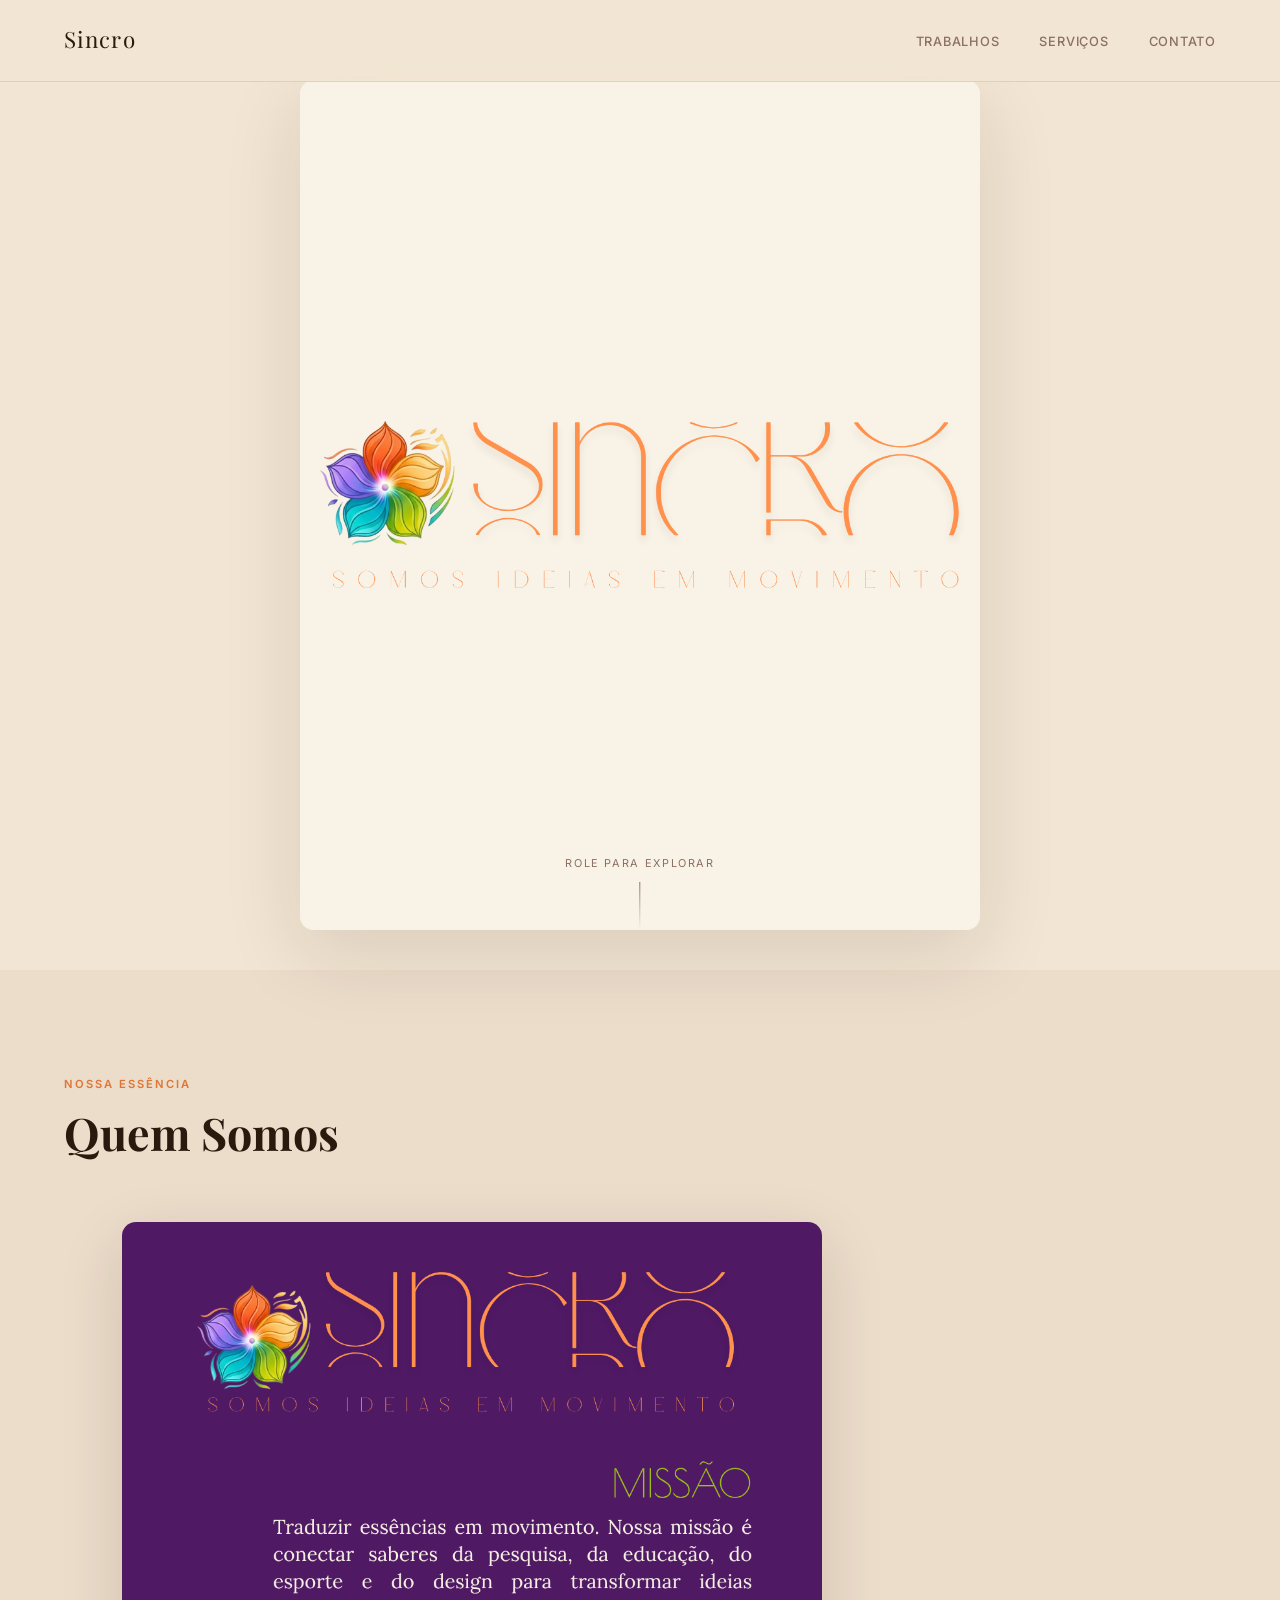
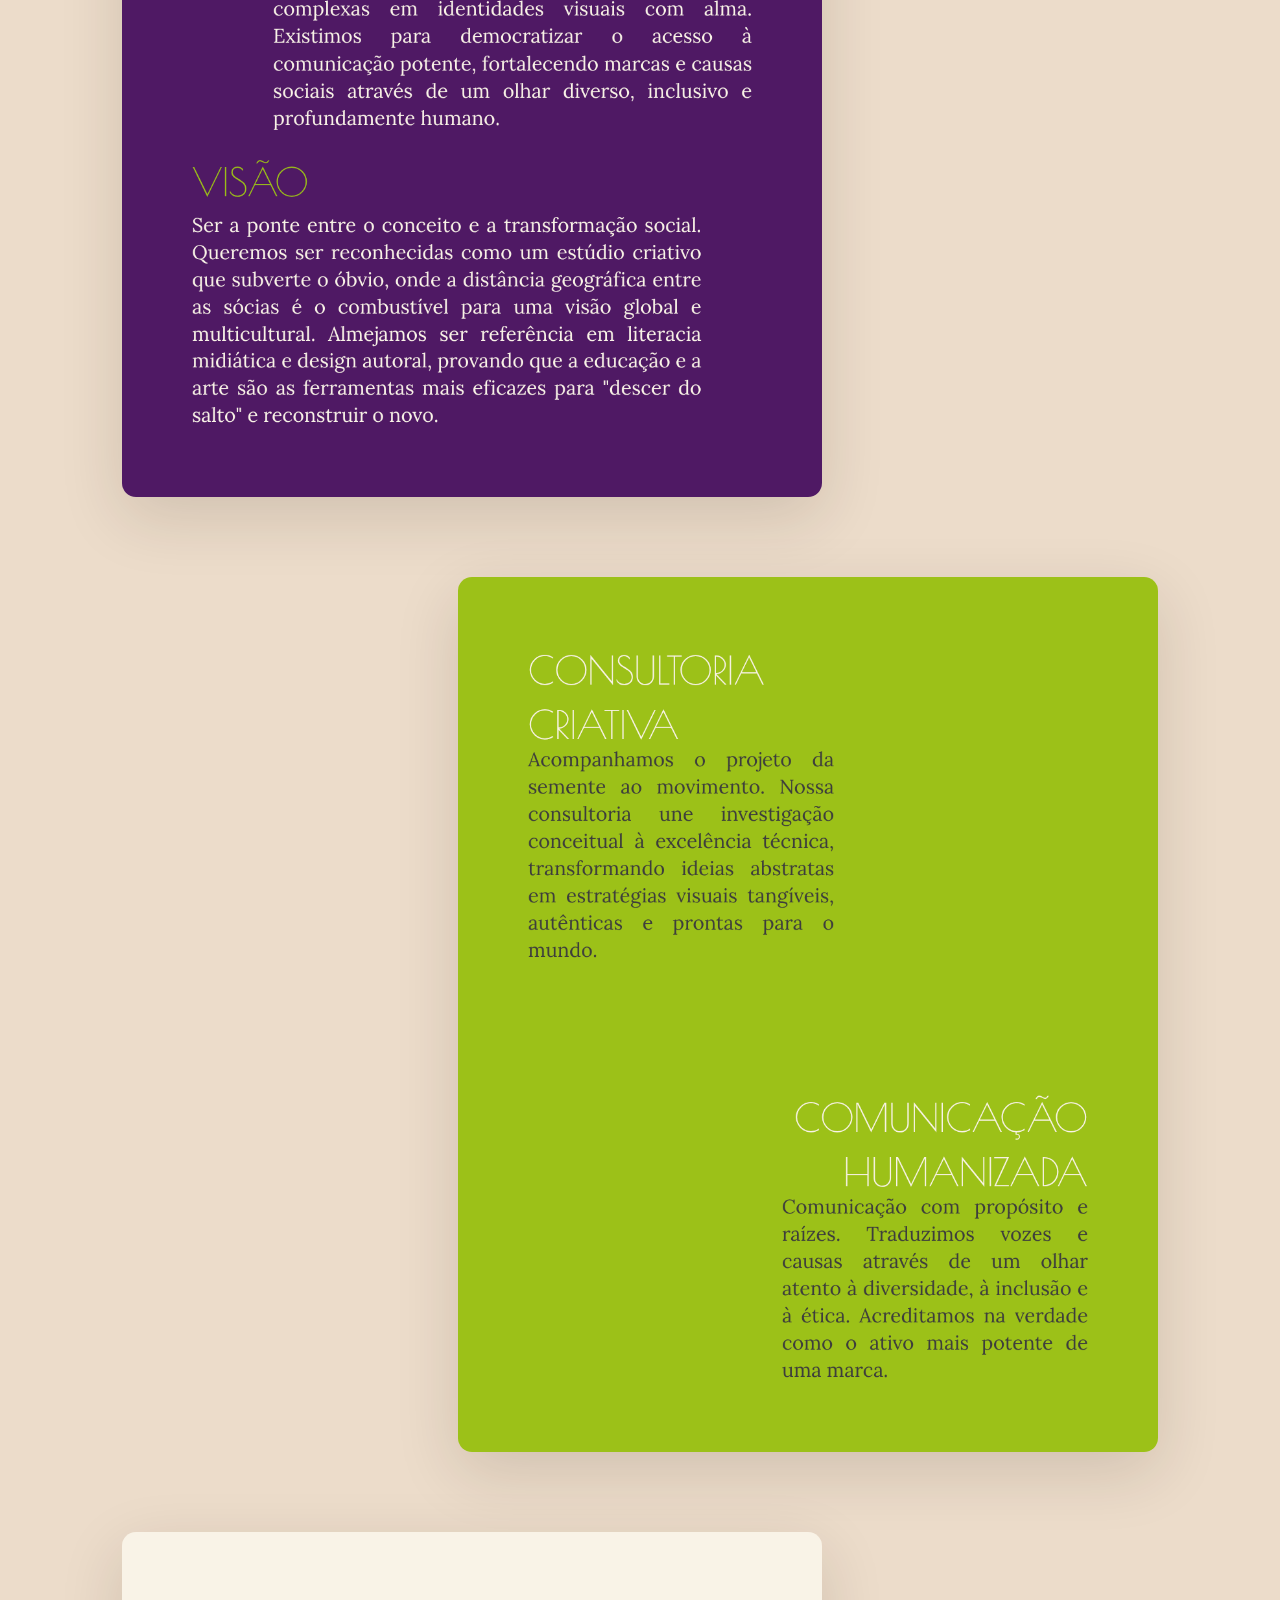
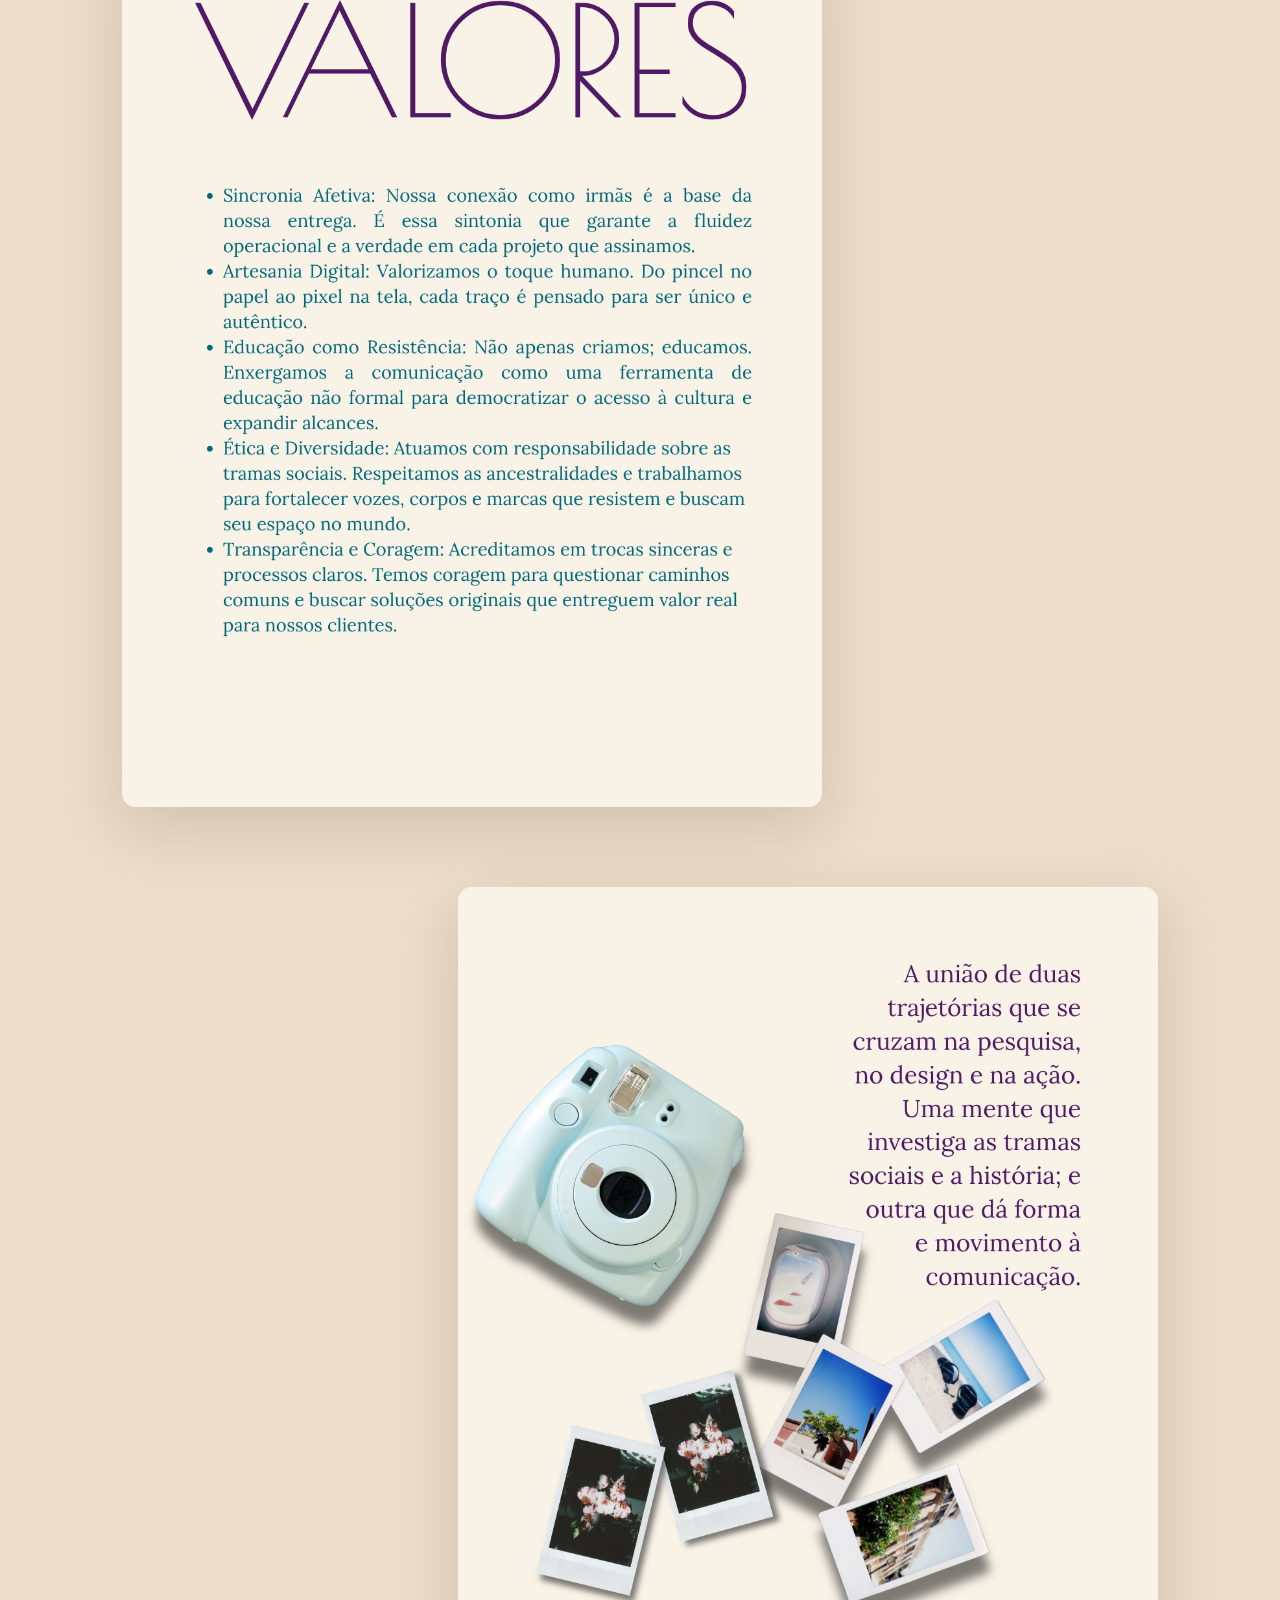
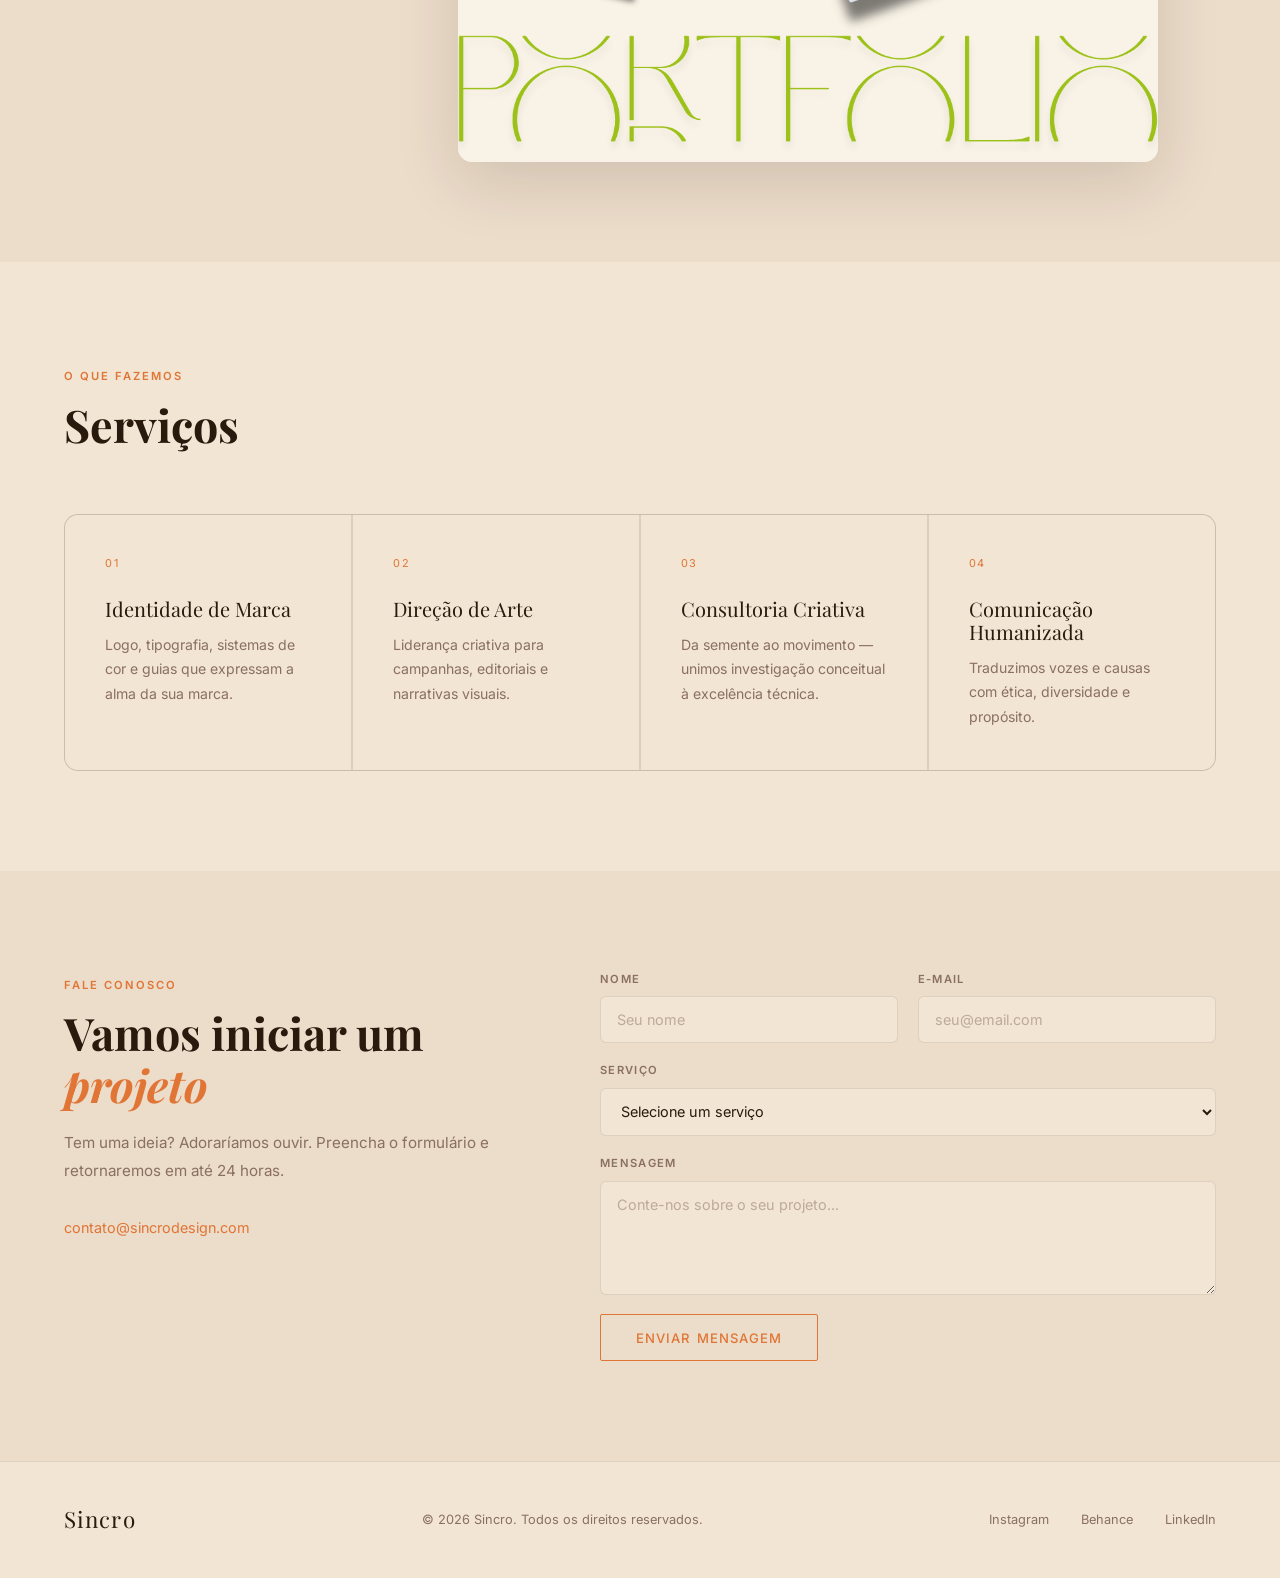
<file: index.html>
<!DOCTYPE html>
<html lang="pt-BR">
<head>
  <meta charset="UTF-8" />
  <meta name="viewport" content="width=device-width, initial-scale=1.0" />
  <title>Sincro — Somos Ideias em Movimento</title>
  <link rel="stylesheet" href="styles.css" />
  <link href="https://fonts.googleapis.com/css2?family=Inter:wght@300;400;500;600&family=Playfair+Display:ital,wght@0,400;0,700;1,400&display=swap" rel="stylesheet" />
</head>
<body>

  <!-- NAV -->
  <nav>
    <a class="logo" href="#">Sincro</a>
    <ul>
      <li><a href="#work">Trabalhos</a></li>
      <li><a href="#services">Serviços</a></li>
      <li><a href="#contact">Contato</a></li>
    </ul>
    <button class="menu-toggle" aria-label="Abrir menu">
      <span></span><span></span><span></span>
    </button>
  </nav>

  <!-- HERO -->
  <header id="hero">
    <div class="hero-image-wrap">
      <img src="4.png" alt="Sincro — Somos Ideias em Movimento" />
    </div>
    <div class="hero-scroll-hint">
      <span>Role para explorar</span>
      <div class="scroll-line"></div>
    </div>
  </header>

  <!-- IDENTITY PANELS -->
  <section id="work">
    <div class="section-header">
      <span class="label">Nossa Essência</span>
      <h2>Quem Somos</h2>
    </div>

    <div class="work-panel">
      <div class="work-panel-image">
        <div class="panel-label">Missão &amp; Visão</div>
        <img src="8.png" alt="Missão e Visão" />
      </div>
    </div>

    <div class="work-panel reverse">
      <div class="work-panel-image">
        <div class="panel-label">O Que Oferecemos</div>
        <img src="9.png" alt="Consultoria Criativa e Comunicação Humanizada" />
      </div>
    </div>

    <div class="work-panel">
      <div class="work-panel-image">
        <div class="panel-label">Nossos Valores</div>
        <img src="10.png" alt="Valores" />
      </div>
    </div>

    <div class="work-panel reverse">
      <div class="work-panel-image">
        <div class="panel-label">Portfólio</div>
        <img src="11.png" alt="Portfólio" />
      </div>
    </div>
  </section>

  <!-- SERVICES -->
  <section id="services">
    <div class="section-header">
      <span class="label">O Que Fazemos</span>
      <h2>Serviços</h2>
    </div>
    <div class="services-grid">
      <div class="service-card">
        <span class="service-num">01</span>
        <h3>Identidade de Marca</h3>
        <p>Logo, tipografia, sistemas de cor e guias que expressam a alma da sua marca.</p>
      </div>
      <div class="service-card">
        <span class="service-num">02</span>
        <h3>Direção de Arte</h3>
        <p>Liderança criativa para campanhas, editoriais e narrativas visuais.</p>
      </div>
      <div class="service-card">
        <span class="service-num">03</span>
        <h3>Consultoria Criativa</h3>
        <p>Da semente ao movimento — unimos investigação conceitual à excelência técnica.</p>
      </div>
      <div class="service-card">
        <span class="service-num">04</span>
        <h3>Comunicação Humanizada</h3>
        <p>Traduzimos vozes e causas com ética, diversidade e propósito.</p>
      </div>
    </div>
  </section>

  <!-- CONTACT -->
  <section id="contact">
    <div class="contact-inner">
      <div class="contact-text">
        <span class="label">Fale Conosco</span>
        <h2>Vamos iniciar um<br /><em>projeto</em></h2>
        <p>Tem uma ideia? Adoraríamos ouvir. Preencha o formulário e retornaremos em até 24 horas.</p>
        <div class="contact-details">
          <a id="contact-email" data-user="contato" data-domain="sincrodesign.com" href="#contato">contato [arroba] sincrodesign.com</a>
        </div>
      </div>
      <form class="contact-form" action="https://formsubmit.co/dfa77a78676f229bf61e44a5619e365a" method="POST">
        <input type="hidden" name="_subject" value="Nova solicitação de projeto — Sincro" />
        <input type="hidden" name="_next" value="https://sincrodesign.com/thanks.html" />
        <input type="hidden" name="_template" value="table" />
        <input type="text" name="_honey" style="display:none" />

        <div class="form-row">
          <div class="form-group">
            <label for="name">Nome</label>
            <input type="text" id="name" name="name" placeholder="Seu nome" required />
          </div>
          <div class="form-group">
            <label for="email">E-mail</label>
            <input type="email" id="email" name="email" placeholder="seu@email.com" required />
          </div>
        </div>
        <div class="form-group">
          <label for="service">Serviço</label>
          <select id="service" name="service">
            <option value="" disabled selected>Selecione um serviço</option>
            <option value="Identidade de Marca">Identidade de Marca</option>
            <option value="Direção de Arte">Direção de Arte</option>
            <option value="Consultoria Criativa">Consultoria Criativa</option>
            <option value="Comunicação Humanizada">Comunicação Humanizada</option>
            <option value="Outro">Outro</option>
          </select>
        </div>
        <div class="form-group">
          <label for="message">Mensagem</label>
          <textarea id="message" name="message" rows="5" placeholder="Conte-nos sobre o seu projeto..." required></textarea>
        </div>
        <button type="submit" class="btn btn-submit">Enviar Mensagem</button>
      </form>
    </div>
  </section>

  <!-- FOOTER -->
  <footer>
    <div class="footer-inner">
      <span class="logo">Sincro</span>
      <p>&copy; 2026 Sincro. Todos os direitos reservados.</p>
      <div class="footer-links">
        <a href="#">Instagram</a>
        <a href="#">Behance</a>
        <a href="#">LinkedIn</a>
      </div>
    </div>
  </footer>

  <script src="script.js"></script>
</body>
</html>
</file>
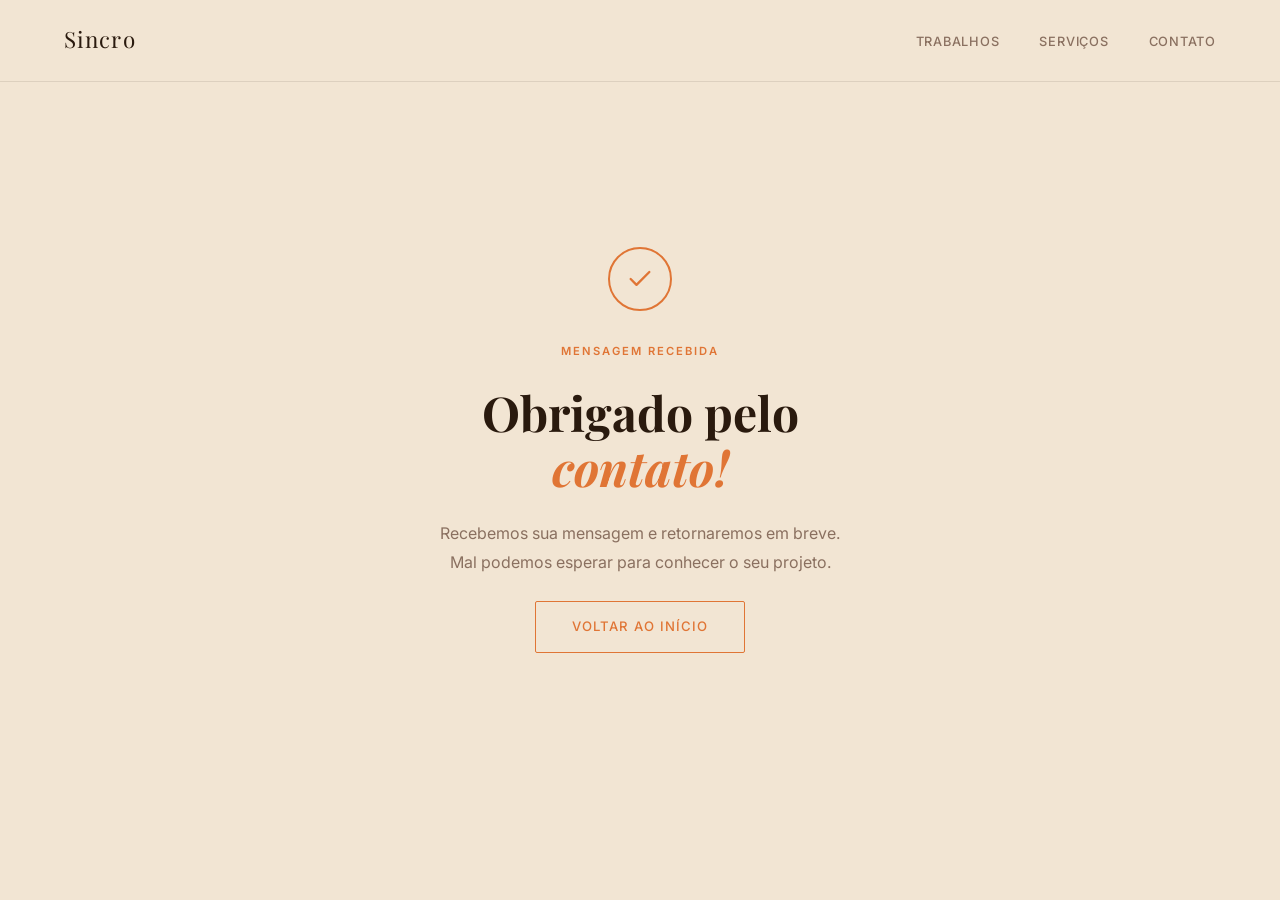
<file: thanks.html>
<!DOCTYPE html>
<html lang="pt-BR">
<head>
  <meta charset="UTF-8" />
  <meta name="viewport" content="width=device-width, initial-scale=1.0" />
  <title>Mensagem Enviada — Sincro</title>
  <link rel="stylesheet" href="styles.css" />
  <link href="https://fonts.googleapis.com/css2?family=Inter:wght@300;400;500;600&family=Playfair+Display:ital,wght@0,400;0,700;1,400&display=swap" rel="stylesheet" />
  <style>
    body {
      display: flex;
      flex-direction: column;
      min-height: 100vh;
    }
    .thanks-wrap {
      flex: 1;
      display: flex;
      flex-direction: column;
      align-items: center;
      justify-content: center;
      text-align: center;
      padding: 5%;
      gap: 1.5rem;
    }
    .thanks-icon {
      width: 64px;
      height: 64px;
      border-radius: 50%;
      border: 2px solid var(--accent);
      display: flex;
      align-items: center;
      justify-content: center;
      margin-bottom: 0.5rem;
    }
    .thanks-icon svg {
      width: 28px;
      height: 28px;
      stroke: var(--accent);
      fill: none;
      stroke-width: 2;
      stroke-linecap: round;
      stroke-linejoin: round;
    }
    .thanks-wrap .label { margin-bottom: 0; }
    .thanks-wrap h1 { font-size: clamp(2rem, 4vw, 3rem); }
    .thanks-wrap p { color: var(--muted); max-width: 420px; line-height: 1.8; }
  </style>
</head>
<body>

  <nav>
    <a class="logo" href="index.html">Sincro</a>
    <ul>
      <li><a href="index.html#work">Trabalhos</a></li>
      <li><a href="index.html#services">Serviços</a></li>
      <li><a href="index.html#contact">Contato</a></li>
    </ul>
    <button class="menu-toggle" aria-label="Abrir menu">
      <span></span><span></span><span></span>
    </button>
  </nav>

  <main class="thanks-wrap">
    <div class="thanks-icon">
      <svg viewBox="0 0 24 24"><polyline points="20 6 9 17 4 12"/></svg>
    </div>
    <span class="label">Mensagem recebida</span>
    <h1>Obrigado pelo<br /><em>contato!</em></h1>
    <p>Recebemos sua mensagem e retornaremos em breve. Mal podemos esperar para conhecer o seu projeto.</p>
    <a href="index.html" class="btn">Voltar ao Início</a>
  </main>

  <script>
    const toggle = document.querySelector('.menu-toggle');
    const navUl = document.querySelector('nav ul');
    toggle.addEventListener('click', () => navUl.classList.toggle('open'));
  </script>
</body>
</html>
</file>
<file: styles.css>
/* ─── Reset & Base ─────────────────────────────────────────── */
*, *::before, *::after { box-sizing: border-box; margin: 0; padding: 0; }

:root {
  --bg:      #f2e5d3;   /* dominant cream from 4.png */
  --bg2:     #ecdcca;   /* slightly deeper cream */
  --accent:  #e07535;   /* orange from the Sincko logo */
  --text:    #2a1a0e;   /* dark warm brown */
  --muted:   #8a7060;   /* warm muted tone */
  --border:  rgba(42, 26, 14, 0.1);
  --radius:  14px;
  --transition: 0.4s cubic-bezier(0.25, 0.46, 0.45, 0.94);
}

html { scroll-behavior: smooth; }

body {
  font-family: 'Inter', sans-serif;
  background: var(--bg);
  color: var(--text);
  line-height: 1.6;
  overflow-x: hidden;
}

img { display: block; width: 100%; height: 100%; object-fit: cover; }

h1, h2, h3 { font-family: 'Playfair Display', serif; line-height: 1.15; }
h1 { font-size: clamp(2.4rem, 5vw, 4.5rem); }
h2 { font-size: clamp(1.8rem, 3.5vw, 3rem); }
h3 { font-size: 1.25rem; font-weight: 400; }
em { color: var(--accent); font-style: italic; }

a { color: inherit; text-decoration: none; }

.label {
  display: inline-block;
  font-size: 0.7rem;
  font-weight: 600;
  letter-spacing: 0.18em;
  text-transform: uppercase;
  color: var(--accent);
  margin-bottom: 0.8rem;
}

.btn {
  display: inline-block;
  padding: 0.9rem 2.2rem;
  border: 1.5px solid var(--accent);
  color: var(--accent);
  font-size: 0.82rem;
  font-weight: 500;
  letter-spacing: 0.08em;
  text-transform: uppercase;
  transition: background var(--transition), color var(--transition);
  border-radius: 2px;
  background: transparent;
  cursor: pointer;
  font-family: 'Inter', sans-serif;
}
.btn:hover { background: var(--accent); color: #fff; }

/* ─── Nav ──────────────────────────────────────────────────── */
nav {
  position: fixed;
  top: 0; left: 0; right: 0;
  z-index: 100;
  display: flex;
  align-items: center;
  justify-content: space-between;
  padding: 1.4rem 5%;
  background: rgba(242, 229, 211, 0.88);
  backdrop-filter: blur(14px);
  border-bottom: 1px solid var(--border);
  transition: padding var(--transition);
}
nav.scrolled { padding: 1rem 5%; }

.logo {
  font-family: 'Playfair Display', serif;
  font-size: 1.4rem;
  letter-spacing: 0.05em;
  color: var(--text);
}

nav ul {
  display: flex;
  gap: 2.5rem;
  list-style: none;
}
nav ul a {
  font-size: 0.8rem;
  font-weight: 500;
  letter-spacing: 0.06em;
  text-transform: uppercase;
  color: var(--muted);
  transition: color 0.2s;
}
nav ul a:hover { color: var(--accent); }

.menu-toggle {
  display: none;
  flex-direction: column;
  gap: 5px;
  background: none;
  border: none;
  cursor: pointer;
  padding: 4px;
}
.menu-toggle span {
  display: block;
  width: 24px;
  height: 1.5px;
  background: var(--text);
  transition: var(--transition);
}

/* ─── Hero ─────────────────────────────────────────────────── */
#hero {
  min-height: 100vh;
  display: flex;
  flex-direction: column;
  align-items: center;
  justify-content: center;
  padding: 80px 5% 40px;
  position: relative;
}

.hero-image-wrap {
  width: 100%;
  max-width: 680px;
  aspect-ratio: 4 / 5;
  border-radius: var(--radius);
  overflow: hidden;
  box-shadow: 0 24px 80px rgba(42, 26, 14, 0.12);
}
.hero-image-wrap img {
  object-fit: contain;
  background: #f2e5d3;
}

.hero-scroll-hint {
  position: absolute;
  bottom: 2.5rem;
  left: 50%;
  transform: translateX(-50%);
  display: flex;
  flex-direction: column;
  align-items: center;
  gap: 0.6rem;
  color: var(--muted);
}
.hero-scroll-hint span {
  font-size: 0.68rem;
  letter-spacing: 0.15em;
  text-transform: uppercase;
}
.scroll-line {
  width: 1px;
  height: 48px;
  background: linear-gradient(to bottom, var(--muted), transparent);
  animation: scrollPulse 2s ease-in-out infinite;
}
@keyframes scrollPulse {
  0%, 100% { opacity: 0.4; transform: scaleY(1); }
  50%       { opacity: 1;   transform: scaleY(1.15); }
}

/* ─── Work panels ──────────────────────────────────────────── */
#work {
  padding: 100px 5%;
  background: var(--bg2);
}

.section-header { margin-bottom: 4rem; }

.work-panel {
  display: flex;
  justify-content: center;
  margin-bottom: 5rem;
}
.work-panel:last-child { margin-bottom: 0; }

.work-panel-image {
  width: 100%;
  max-width: 700px;
  aspect-ratio: 4 / 5;
  border-radius: var(--radius);
  overflow: hidden;
  box-shadow: 0 20px 64px rgba(42, 26, 14, 0.14);
  transition: transform var(--transition), box-shadow var(--transition);
}
.work-panel-image:hover {
  transform: translateY(-6px);
  box-shadow: 0 32px 80px rgba(42, 26, 14, 0.2);
}
.work-panel-image img {
  object-fit: contain;
  width: 100%;
  height: 100%;
}

.panel-label {
  position: absolute;
  top: -2rem;
  left: 0;
  font-size: 0.68rem;
  font-weight: 600;
  letter-spacing: 0.18em;
  text-transform: uppercase;
  color: var(--muted);
}

.work-panel-image { position: relative; }

/* alternating side offset */
.work-panel { justify-content: flex-start; padding-left: 5%; }
.work-panel.reverse { justify-content: flex-end; padding-left: 0; padding-right: 5%; }

/* ─── Services ─────────────────────────────────────────────── */
#services {
  padding: 100px 5%;
}

.services-grid {
  display: grid;
  grid-template-columns: repeat(4, 1fr);
  gap: 1.5px;
  background: var(--border);
  border: 1px solid var(--border);
  border-radius: var(--radius);
  overflow: hidden;
}

.service-card {
  background: var(--bg);
  padding: 2.5rem;
  transition: background var(--transition);
}
.service-card:hover { background: var(--bg2); }

.service-num {
  display: block;
  font-size: 0.68rem;
  color: var(--accent);
  letter-spacing: 0.15em;
  margin-bottom: 1.5rem;
}
.service-card h3 { margin-bottom: 0.8rem; color: var(--text); }
.service-card p { font-size: 0.88rem; color: var(--muted); line-height: 1.75; }

/* ─── Contact ──────────────────────────────────────────────── */
#contact {
  padding: 100px 5%;
  background: var(--bg2);
}

.contact-inner {
  display: grid;
  grid-template-columns: 1fr 1.4fr;
  gap: 6rem;
  align-items: start;
}

.contact-text h2 { margin-bottom: 1.2rem; }
.contact-text p {
  color: var(--muted);
  font-size: 0.95rem;
  margin-bottom: 2rem;
  line-height: 1.8;
}

.contact-details {
  display: flex;
  flex-direction: column;
  gap: 0.5rem;
}
.contact-details a {
  color: var(--accent);
  font-size: 0.9rem;
  transition: opacity 0.2s;
}
.contact-details a:hover { opacity: 0.75; }
.contact-details span { color: var(--muted); font-size: 0.85rem; }

/* Form */
.contact-form {
  display: flex;
  flex-direction: column;
  gap: 1.2rem;
}
.form-row {
  display: grid;
  grid-template-columns: 1fr 1fr;
  gap: 1.2rem;
}
.form-group {
  display: flex;
  flex-direction: column;
  gap: 0.5rem;
}
.form-group label {
  font-size: 0.7rem;
  font-weight: 600;
  letter-spacing: 0.12em;
  text-transform: uppercase;
  color: var(--muted);
}
.form-group input,
.form-group select,
.form-group textarea {
  background: var(--bg);
  border: 1.5px solid var(--border);
  border-radius: 6px;
  padding: 0.85rem 1rem;
  color: var(--text);
  font-family: 'Inter', sans-serif;
  font-size: 0.9rem;
  outline: none;
  transition: border-color 0.2s;
  width: 100%;
}
.form-group input::placeholder,
.form-group textarea::placeholder { color: var(--muted); opacity: 0.5; }
.form-group input:focus,
.form-group select:focus,
.form-group textarea:focus { border-color: var(--accent); }
.form-group select option { background: var(--bg); color: var(--text); }
.form-group textarea { resize: vertical; }

.btn-submit { align-self: flex-start; }

/* ─── Footer ───────────────────────────────────────────────── */
footer {
  border-top: 1px solid var(--border);
  padding: 2.5rem 5%;
  background: var(--bg);
}
.footer-inner {
  display: flex;
  align-items: center;
  justify-content: space-between;
  flex-wrap: wrap;
  gap: 1rem;
}
footer p { font-size: 0.8rem; color: var(--muted); }

.footer-links { display: flex; gap: 2rem; }
.footer-links a {
  font-size: 0.8rem;
  color: var(--muted);
  transition: color 0.2s;
}
.footer-links a:hover { color: var(--accent); }

/* ─── Fade-in animation ────────────────────────────────────── */
.fade-in {
  opacity: 0;
  transform: translateY(28px);
  transition: opacity 0.7s ease, transform 0.7s ease;
}
.fade-in.visible {
  opacity: 1;
  transform: none;
}

/* ─── Responsive ───────────────────────────────────────────── */
@media (max-width: 1100px) {
  .services-grid { grid-template-columns: 1fr 1fr; }
  .work-panel,
  .work-panel.reverse { justify-content: center; padding-left: 0; padding-right: 0; }
}

@media (max-width: 860px) {
  .contact-inner { grid-template-columns: 1fr; gap: 3rem; }

  nav ul { display: none; }
  nav ul.open {
    display: flex;
    flex-direction: column;
    position: absolute;
    top: 100%;
    left: 0; right: 0;
    background: var(--bg);
    padding: 2rem 5%;
    gap: 1.5rem;
    border-bottom: 1px solid var(--border);
  }
  .menu-toggle { display: flex; }

  .hero-image-wrap { max-width: 90vw; }
}

@media (max-width: 600px) {
  section { padding: 70px 5%; }
  .services-grid { grid-template-columns: 1fr; }
  .form-row { grid-template-columns: 1fr; }
  .work-panel-image { max-width: 100%; }
}
</file>
